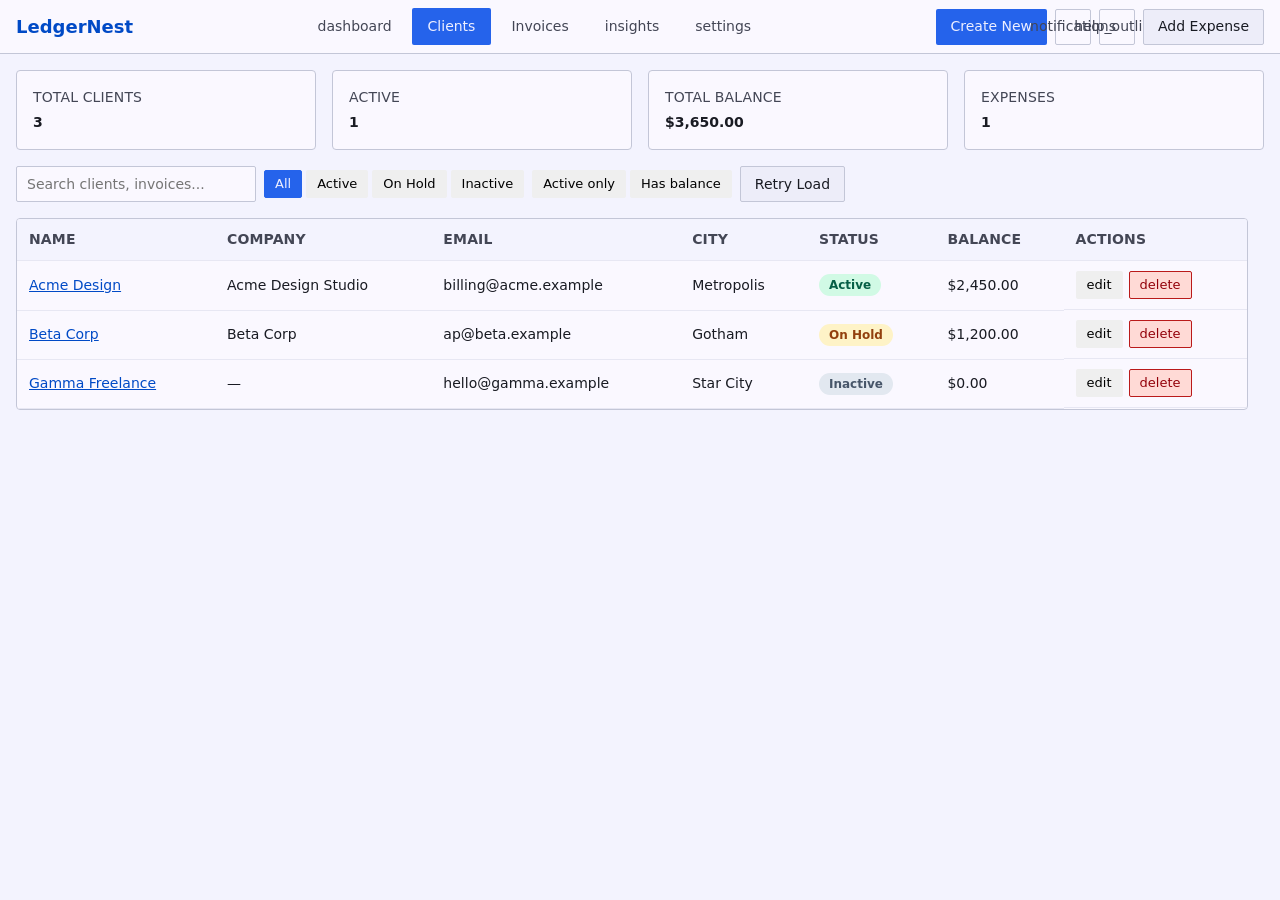
<file: index.html>
<!doctype html>
<html lang="en">
  <head>
    <meta charset="UTF-8" />
    <meta name="viewport" content="width=device-width, initial-scale=1.0" />
    <title>LedgerNest</title>
    <link rel="stylesheet" href="assets/css/styles.css" />
  </head>
  <body>
    <main data-setfarm-root="baseline" data-testid="setfarm-app-root" class="app-shell">
      <header id="app-header" class="app-header"></header>
      <div id="app-main" class="app-main"></div>
    </main>
    <div id="app-toast" class="app-toast" aria-live="polite"></div>
    <script src="assets/js/ledgernest.storage.js" defer></script>
    <script src="assets/js/ledgernest.state.js" defer></script>
    <script src="assets/js/app.js" defer></script>
    <script src="assets/js/test-bridge.js" defer></script>
  </body>
</html>
</file>
<file: assets/css/styles.css>
@import "../../stitch/design-tokens.css";

:root {
  color-scheme: light;
  font-family: var(--font-family-base, ui-sans-serif, system-ui, -apple-system, BlinkMacSystemFont, "Segoe UI", sans-serif);
  background: var(--color-background, #faf8ff);
  color: var(--color-on-background, #191b23);
}

* {
  box-sizing: border-box;
}

body {
  margin: 0;
  min-width: 320px;
  min-height: 100vh;
  background: var(--color-background, #faf8ff);
  color: var(--color-on-background, #191b23);
  font-size: 14px;
  line-height: 1.5;
}

button,
input,
select {
  font: inherit;
}

.app-shell {
  min-height: 100vh;
  display: grid;
  grid-template-rows: auto 1fr;
  grid-template-areas:
    "header"
    "main";
}

.app-header {
  grid-area: header;
  position: sticky;
  top: 0;
  z-index: 20;
  display: flex;
  align-items: center;
  justify-content: space-between;
  gap: var(--spacing-md, 16px);
  padding: var(--spacing-sm, 8px) var(--spacing-md, 16px);
  background: var(--color-surface, #faf8ff);
  border-bottom: 1px solid var(--color-outline-variant, #c3c6d7);
}

.header-brand {
  font-size: 18px;
  font-weight: 600;
  color: var(--color-primary, #004ac6);
  white-space: nowrap;
}

.app-nav {
  display: flex;
  align-items: center;
  gap: var(--spacing-xs, 4px);
  flex: 1 1 auto;
  justify-content: center;
}

.app-nav a {
  display: inline-flex;
  align-items: center;
  padding: var(--spacing-sm, 8px) var(--spacing-md, 16px);
  border-radius: var(--radius-DEFAULT, 0.125rem);
  color: var(--color-on-surface-variant, #434655);
  text-decoration: none;
  font-weight: 500;
  transition: background 0.15s ease, color 0.15s ease;
}

.app-nav a:hover,
.app-nav a.active {
  background: var(--color-primary-container, #2563eb);
  color: var(--color-on-primary-container, #eeefff);
}

.header-actions {
  position: relative;
  display: flex;
  align-items: center;
  gap: var(--spacing-sm, 8px);
}

.app-main {
  grid-area: main;
  background: var(--color-surface-container-low, #f3f3fe);
  padding: var(--spacing-md, 16px);
  overflow-y: auto;
}

.surface {
  max-width: var(--spacing-max-width, 1440px);
  margin: 0 auto;
}

/* Buttons */
.btn {
  display: inline-flex;
  align-items: center;
  justify-content: center;
  gap: 4px;
  height: 36px;
  padding: 0 14px;
  border: 1px solid transparent;
  border-radius: var(--radius-DEFAULT, 0.125rem);
  font-weight: 500;
  cursor: pointer;
  transition: filter 0.15s ease, background 0.15s ease;
}

.btn:hover {
  filter: brightness(0.95);
}

.btn-primary {
  background: var(--color-primary-container, #2563eb);
  color: var(--color-on-primary-container, #eeefff);
}

.btn-secondary {
  background: var(--color-surface-container, #ededf9);
  color: var(--color-on-surface, #191b23);
  border-color: var(--color-outline-variant, #c3c6d7);
}

.btn-danger {
  background: var(--color-error-container, #ffdad6);
  color: var(--color-on-error-container, #93000a);
  border-color: var(--color-error, #ba1a1a);
}

.btn-icon {
  width: 36px;
  padding: 0;
  background: transparent;
  color: var(--color-on-surface-variant, #434655);
  border-color: var(--color-outline-variant, #c3c6d7);
}

.btn-sm {
  height: 28px;
  padding: 0 10px;
  font-size: 13px;
}

.link-button {
  background: transparent;
  border: none;
  padding: 0;
  color: var(--color-primary, #004ac6);
  text-decoration: underline;
  cursor: pointer;
  font: inherit;
}

/* Metrics */
.metrics-row {
  display: grid;
  grid-template-columns: repeat(auto-fit, minmax(160px, 1fr));
  gap: var(--spacing-md, 16px);
  margin-bottom: var(--spacing-md, 16px);
}

.metric-card {
  background: var(--color-surface, #faf8ff);
  border: 1px solid var(--color-outline-variant, #c3c6d7);
  border-radius: var(--radius-lg, 0.25rem);
  padding: var(--spacing-md, 16px);
}

.metric-label {
  font-size: var(--font-label-md, 12px);
  font-weight: 500;
  color: var(--color-on-surface-variant, #434655);
  text-transform: uppercase;
  letter-spacing: 0.01em;
}

.metric-value {
  margin-top: 4px;
  font-size: var(--font-headline-lg, 24px);
  font-weight: 600;
  color: var(--color-on-surface, #191b23);
}

/* Toolbar */
.toolbar {
  display: flex;
  flex-wrap: wrap;
  align-items: center;
  gap: var(--spacing-sm, 8px);
  margin-bottom: var(--spacing-md, 16px);
}

.search-input {
  min-width: 240px;
  height: 36px;
  padding: 0 12px;
  border: 1px solid var(--color-outline-variant, #c3c6d7);
  border-radius: var(--radius-DEFAULT, 0.125rem);
  background: var(--color-surface, #faf8ff);
  color: var(--color-on-surface, #191b23);
}

.search-input:focus {
  outline: none;
  border-color: var(--color-primary, #004ac6);
  box-shadow: 0 0 0 2px rgba(0, 74, 198, 0.15);
}

.filter-group {
  display: flex;
  gap: 4px;
}

.filter-group .btn.active {
  background: var(--color-primary-container, #2563eb);
  color: var(--color-on-primary-container, #eeefff);
  border-color: var(--color-primary-container, #2563eb);
}

.saved-filters {
  display: flex;
  gap: 4px;
}

/* Tables */
.table-wrap {
  overflow-x: auto;
  background: var(--color-surface, #faf8ff);
  border: 1px solid var(--color-outline-variant, #c3c6d7);
  border-radius: var(--radius-lg, 0.25rem);
}

.data-table {
  width: 100%;
  border-collapse: collapse;
}

.data-table th,
.data-table td {
  padding: 10px 12px;
  text-align: left;
  border-bottom: 1px solid var(--color-surface-container-high, #e7e7f3);
}

.data-table th {
  font-size: var(--font-label-md, 12px);
  font-weight: 600;
  text-transform: uppercase;
  letter-spacing: 0.01em;
  color: var(--color-on-surface-variant, #434655);
  background: var(--color-surface-container-low, #f3f3fe);
}

.data-table tbody tr:hover {
  background: var(--color-surface-container, #ededf9);
}

.data-table tbody tr.selected-row {
  background: var(--color-primary-fixed, #dbe1ff);
}

.numeric {
  text-align: right;
  font-feature-settings: "tnum";
}

.row-actions {
  display: flex;
  gap: 6px;
}

.badge {
  display: inline-flex;
  align-items: center;
  padding: 2px 10px;
  border-radius: 100px;
  font-size: 12px;
  font-weight: 600;
  text-transform: capitalize;
}

.badge-active {
  background: #d1fae5;
  color: #065f46;
}

.badge-on-hold {
  background: #fef3c7;
  color: #92400e;
}

.badge-inactive {
  background: #e2e8f0;
  color: #475569;
}

/* Operations layout */
.operations-layout {
  display: grid;
  grid-template-columns: 1fr auto;
  gap: var(--spacing-md, 16px);
  align-items: start;
}

.preview-panel {
  width: 280px;
  background: var(--color-surface, #faf8ff);
  border: 1px solid var(--color-outline-variant, #c3c6d7);
  border-radius: var(--radius-lg, 0.25rem);
  padding: var(--spacing-md, 16px);
}

.preview-panel h3 {
  margin: 0 0 12px;
  font-size: var(--font-title-lg, 18px);
}

.preview-panel p {
  margin: 6px 0;
  color: var(--color-on-surface-variant, #434655);
}

.preview-actions {
  display: flex;
  gap: var(--spacing-sm, 8px);
  margin-top: 14px;
}

.empty-state {
  padding: var(--spacing-xl, 32px);
  text-align: center;
  color: var(--color-on-surface-variant, #434655);
}

.invoices-panel {
  background: var(--color-surface, #faf8ff);
  border: 1px solid var(--color-outline-variant, #c3c6d7);
  border-radius: var(--radius-lg, 0.25rem);
  padding: var(--spacing-md, 16px);
}

.hint {
  color: var(--color-on-surface-variant, #434655);
}

/* Editor */
.client-editor {
  background: var(--color-surface, #faf8ff);
  border: 1px solid var(--color-outline-variant, #c3c6d7);
  border-radius: var(--radius-lg, 0.25rem);
  padding: var(--spacing-lg, 24px);
}

.editor-header {
  display: flex;
  align-items: center;
  gap: var(--spacing-md, 16px);
  margin-bottom: var(--spacing-md, 16px);
}

.editor-header h2 {
  margin: 0;
  font-size: var(--font-headline-md, 20px);
}

.editor-form,
.settings-form,
.add-filter-form,
.expense-form {
  display: flex;
  flex-direction: column;
  gap: var(--spacing-md, 16px);
}

.form-grid {
  display: grid;
  grid-template-columns: repeat(auto-fit, minmax(260px, 1fr));
  gap: var(--spacing-md, 16px);
}

.field {
  display: flex;
  flex-direction: column;
  gap: 4px;
}

.field-label {
  font-size: var(--font-label-md, 12px);
  font-weight: 500;
  color: var(--color-on-surface-variant, #434655);
}

input[type="text"],
input[type="email"],
input[type="number"],
input[type="date"],
select {
  height: 36px;
  padding: 0 10px;
  border: 1px solid var(--color-outline-variant, #c3c6d7);
  border-radius: var(--radius-DEFAULT, 0.125rem);
  background: var(--color-surface, #faf8ff);
  color: var(--color-on-surface, #191b23);
}

input:focus,
select:focus {
  outline: none;
  border-color: var(--color-primary, #004ac6);
  box-shadow: 0 0 0 2px rgba(0, 74, 198, 0.15);
}

.error-text,
.form-error {
  color: var(--color-error, #ba1a1a);
  font-size: 13px;
}

.form-actions {
  display: flex;
  gap: var(--spacing-sm, 8px);
  justify-content: flex-end;
}

/* Insights */
.insights {
  background: var(--color-surface, #faf8ff);
  border: 1px solid var(--color-outline-variant, #c3c6d7);
  border-radius: var(--radius-lg, 0.25rem);
  padding: var(--spacing-lg, 24px);
}

.insights h2 {
  margin: 0 0 var(--spacing-md, 16px);
}

.insights-layout {
  display: grid;
  grid-template-columns: repeat(auto-fit, minmax(280px, 1fr));
  gap: var(--spacing-md, 16px);
}

.insight-card {
  background: var(--color-surface-container-low, #f3f3fe);
  border: 1px solid var(--color-outline-variant, #c3c6d7);
  border-radius: var(--radius-lg, 0.25rem);
  padding: var(--spacing-md, 16px);
}

.insight-card h3 {
  margin: 0 0 12px;
  font-size: var(--font-title-lg, 18px);
}

.activity-list,
.hint-list,
.filter-list {
  list-style: none;
  padding: 0;
  margin: 0;
}

.activity-list li,
.hint-list li {
  padding: 8px 0;
  border-bottom: 1px solid var(--color-surface-container-high, #e7e7f3);
  display: flex;
  justify-content: space-between;
  gap: var(--spacing-sm, 8px);
}

.event-time {
  font-size: 12px;
  color: var(--color-on-surface-variant, #434655);
  white-space: nowrap;
}

.distribution {
  display: flex;
  flex-direction: column;
  gap: 12px;
}

.dist-row {
  display: flex;
  justify-content: space-between;
  font-size: 13px;
}

.dist-bar {
  height: 8px;
  background: var(--color-surface-container-high, #e7e7f3);
  border-radius: 4px;
  overflow: hidden;
}

.dist-fill {
  height: 100%;
  background: var(--color-primary, #004ac6);
}

/* Settings */
.settings {
  background: var(--color-surface, #faf8ff);
  border: 1px solid var(--color-outline-variant, #c3c6d7);
  border-radius: var(--radius-lg, 0.25rem);
  padding: var(--spacing-lg, 24px);
}

.settings h2 {
  margin: 0 0 var(--spacing-md, 16px);
}

.settings-section {
  margin-bottom: var(--spacing-lg, 24px);
}

.settings-section h3 {
  margin: 0 0 12px;
  font-size: var(--font-title-lg, 18px);
}

fieldset {
  border: none;
  padding: 0;
  margin: 0 0 12px;
}

legend {
  font-size: var(--font-label-md, 12px);
  font-weight: 500;
  color: var(--color-on-surface-variant, #434655);
  margin-bottom: 6px;
}

.settings-form label,
.checkbox-label {
  display: inline-flex;
  align-items: center;
  gap: 6px;
  margin-right: 16px;
  margin-bottom: 8px;
  cursor: pointer;
}

.filter-list {
  margin-bottom: 12px;
}

.filter-row {
  display: flex;
  justify-content: space-between;
  align-items: center;
  padding: 8px 0;
  border-bottom: 1px solid var(--color-surface-container-high, #e7e7f3);
}

.add-filter-form {
  flex-direction: row;
  align-items: flex-end;
  gap: var(--spacing-sm, 8px);
  flex-wrap: wrap;
}

.add-filter-form input,
.add-filter-form select {
  min-width: 160px;
}

/* Dropdowns */
.dropdown {
  position: absolute;
  top: calc(100% + 6px);
  right: 0;
  min-width: 240px;
  background: var(--color-surface, #faf8ff);
  border: 1px solid var(--color-outline-variant, #c3c6d7);
  border-radius: var(--radius-lg, 0.25rem);
  box-shadow: 0 2px 4px rgba(0, 0, 0, 0.05);
  z-index: 30;
  padding: var(--spacing-sm, 8px);
}

.dropdown ul {
  list-style: none;
  margin: 0;
  padding: 0;
}

.notification-item {
  padding: 8px 6px;
  border-bottom: 1px solid var(--color-surface-container-high, #e7e7f3);
}

.notification-item:last-child {
  border-bottom: none;
}

.notification-message {
  display: block;
  font-size: 13px;
}

.notification-time {
  font-size: 11px;
  color: var(--color-on-surface-variant, #434655);
}

.help-dropdown p {
  margin: 0 0 12px;
  font-size: 13px;
}

/* Modal */
.modal-overlay {
  position: fixed;
  inset: 0;
  background: rgba(25, 27, 35, 0.45);
  display: grid;
  place-items: center;
  z-index: 40;
}

.modal {
  background: var(--color-surface, #faf8ff);
  border: 1px solid var(--color-outline-variant, #c3c6d7);
  border-radius: var(--radius-lg, 0.25rem);
  padding: var(--spacing-lg, 24px);
  min-width: 320px;
  max-width: 90vw;
}

.modal h3 {
  margin: 0 0 var(--spacing-md, 16px);
}

/* Toast */
.app-toast {
  position: fixed;
  bottom: 24px;
  left: 50%;
  transform: translateX(-50%) translateY(20px);
  background: var(--color-inverse-surface, #2e3039);
  color: var(--color-inverse-on-surface, #f0f0fb);
  padding: 10px 18px;
  border-radius: var(--radius-lg, 0.25rem);
  opacity: 0;
  pointer-events: none;
  transition: opacity 0.2s ease, transform 0.2s ease;
  z-index: 50;
}

.app-toast.visible {
  opacity: 1;
  transform: translateX(-50%) translateY(0);
}

/* Responsive */
@media (max-width: 1024px) {
  .app-header {
    flex-wrap: wrap;
  }

  .app-nav {
    order: 3;
    width: 100%;
    justify-content: flex-start;
    overflow-x: auto;
  }

  .operations-layout {
    grid-template-columns: 1fr;
  }

  .preview-panel {
    width: 100%;
  }
}

@media (max-width: 768px) {
  .app-main {
    padding: var(--spacing-sm, 8px);
  }

  .metrics-row {
    grid-template-columns: 1fr 1fr;
  }

  .toolbar {
    flex-direction: column;
    align-items: stretch;
  }

  .search-input {
    width: 100%;
  }

  .form-grid {
    grid-template-columns: 1fr;
  }

  .insights-layout {
    grid-template-columns: 1fr;
  }
}
</file>
